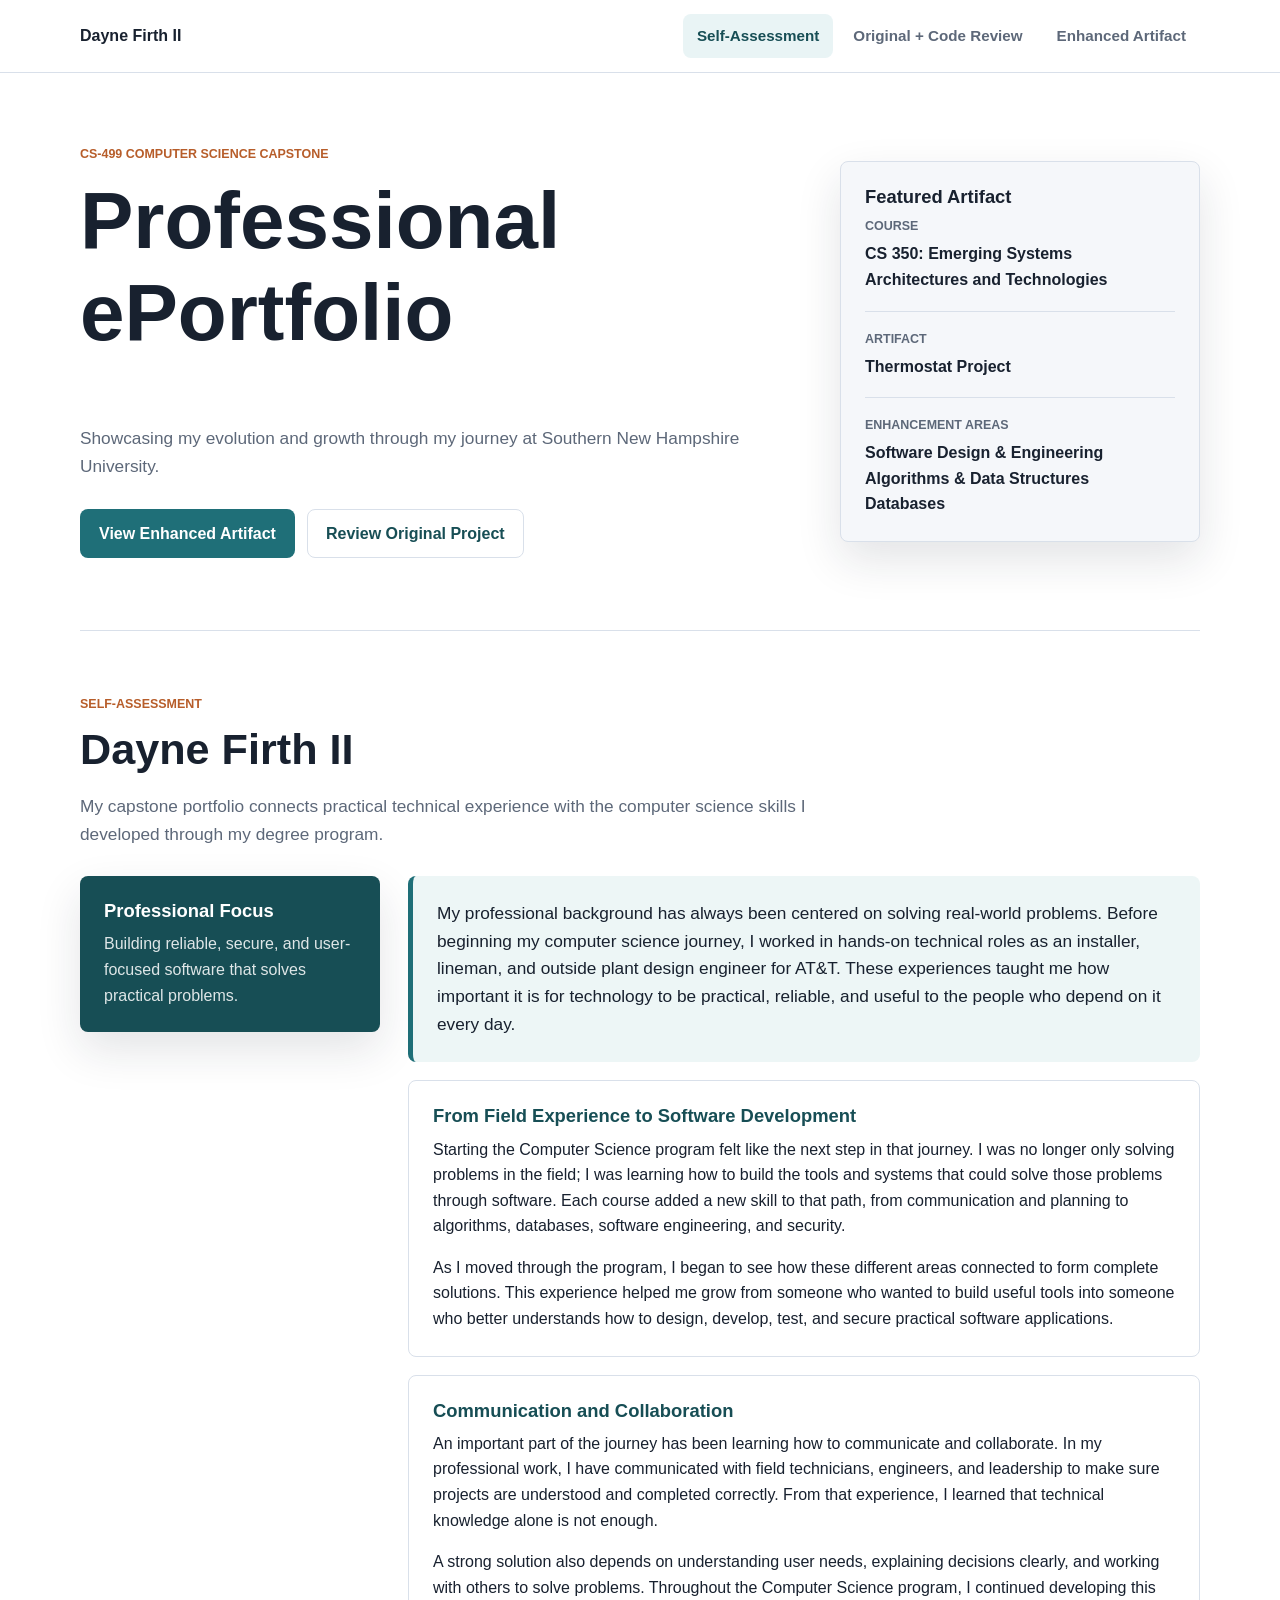
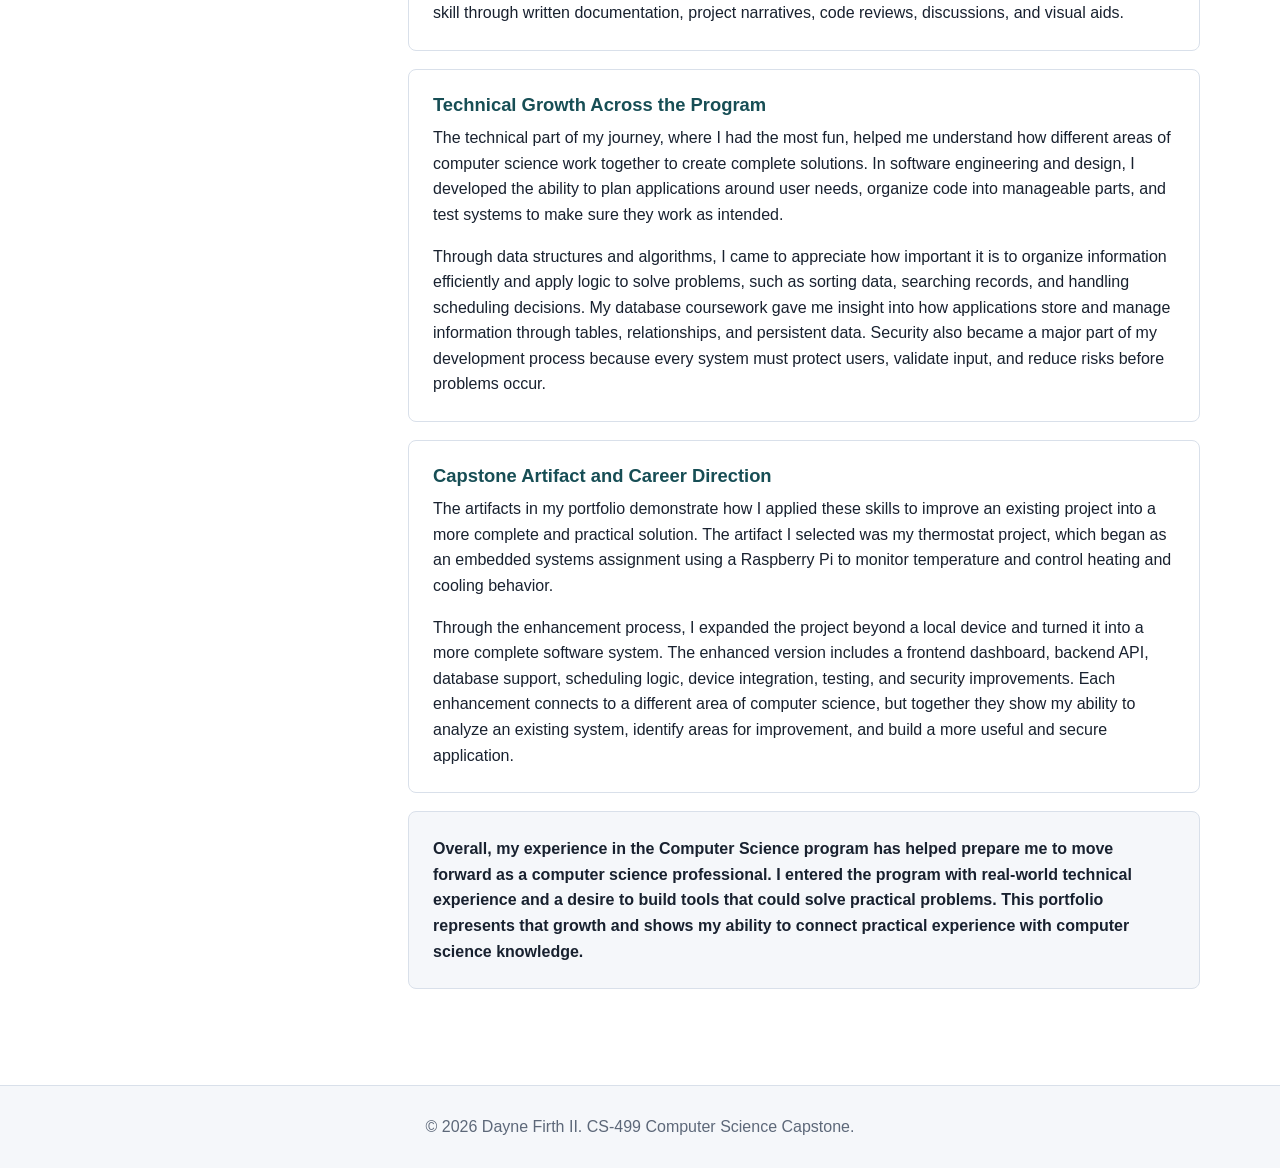
<file: index.html>
<!DOCTYPE html>
<html lang="en">
<head>
  <meta charset="UTF-8">
  <meta name="viewport" content="width=device-width, initial-scale=1.0">
  <title>Dayne Firth II | CS-499 ePortfolio</title>
  <link rel="stylesheet" href="assets/css/styles.css?v=20260620-3">
</head>
<body>
  <header class="site-header">
    <nav class="nav-wrap" aria-label="Main navigation">
      <a class="brand" href="index.html">Dayne Firth II</a>
      <button class="nav-toggle" type="button" aria-label="Toggle navigation" aria-expanded="false">
        <span></span>
        <span></span>
        <span></span>
      </button>
      <div class="nav-links">
        <a class="active" href="index.html">Self-Assessment</a>
        <a href="original.html">Original + Code Review</a>
        <a href="artifact.html">Enhanced Artifact</a>
      </div>
    </nav>
  </header>

  <main>
    <section class="hero">
      <div class="hero-content">
        <p class="eyebrow">CS-499 Computer Science Capstone</p>
        <h1>Professional ePortfolio</h1>
        <p class="hero-copy">
          Showcasing my evolution and growth through my journey at Southern New Hampshire University.
        </p>
        <div class="hero-actions">
          <a class="button primary" href="artifact.html">View Enhanced Artifact</a>
          <a class="button secondary" href="original.html">Review Original Project</a>
        </div>
      </div>
      <aside class="summary-panel hero-panel" aria-label="Capstone artifact summary">
        <h3>Featured Artifact</h3>
        <dl>
          <div>
            <dt>Course</dt>
            <dd>CS 350: Emerging Systems Architectures and Technologies</dd>
          </div>
          <div>
            <dt>Artifact</dt>
            <dd>Thermostat Project</dd>
          </div>
          <div>
            <dt>Enhancement Areas</dt>
            <dd>Software Design & Engineering<br>Algorithms & Data Structures <br>Databases</dd>
          </div>
        </dl>
      </aside>
    </section>

    <section class="section self-assessment-section" aria-labelledby="portfolio-overview">
      <div class="section-heading">
        <p class="eyebrow">Self-Assessment</p>
        <h2 id="portfolio-overview">Dayne Firth II</h2>
        <p>
          My capstone portfolio connects practical technical experience with the computer science skills I developed through my degree program.
        </p>
      </div>

      <div class="assessment-layout">
        <aside class="assessment-callout">
          <h3>Professional Focus</h3>
          <p>
            Building reliable, secure, and user-focused software that solves practical problems.
          </p>

        </aside>

        <div class="assessment-story">
          <p class="assessment-lead">
            My professional background has always been centered on solving real-world problems. Before beginning my computer science journey, I worked in hands-on technical roles as an installer, lineman, and outside plant design engineer for AT&amp;T. These experiences taught me how important it is for technology to be practical, reliable, and useful to the people who depend on it every day.
          </p>

          <article class="assessment-card">
            <h3>From Field Experience to Software Development</h3>
            <p>
              Starting the Computer Science program felt like the next step in that journey. I was no longer only solving problems in the field; I was learning how to build the tools and systems that could solve those problems through software. Each course added a new skill to that path, from communication and planning to algorithms, databases, software engineering, and security.
            </p>
            <p>
              As I moved through the program, I began to see how these different areas connected to form complete solutions. This experience helped me grow from someone who wanted to build useful tools into someone who better understands how to design, develop, test, and secure practical software applications.
            </p>
          </article>

          <article class="assessment-card">
            <h3>Communication and Collaboration</h3>
            <p>
              An important part of the journey has been learning how to communicate and collaborate. In my professional work, I have communicated with field technicians, engineers, and leadership to make sure projects are understood and completed correctly. From that experience, I learned that technical knowledge alone is not enough.
            </p>
            <p>
              A strong solution also depends on understanding user needs, explaining decisions clearly, and working with others to solve problems. Throughout the Computer Science program, I continued developing this skill through written documentation, project narratives, code reviews, discussions, and visual aids.
            </p>
          </article>

          <article class="assessment-card">
            <h3>Technical Growth Across the Program</h3>
            <p>
              The technical part of my journey, where I had the most fun, helped me understand how different areas of computer science work together to create complete solutions. In software engineering and design, I developed the ability to plan applications around user needs, organize code into manageable parts, and test systems to make sure they work as intended.
            </p>
            <p>
              Through data structures and algorithms, I came to appreciate how important it is to organize information efficiently and apply logic to solve problems, such as sorting data, searching records, and handling scheduling decisions. My database coursework gave me insight into how applications store and manage information through tables, relationships, and persistent data. Security also became a major part of my development process because every system must protect users, validate input, and reduce risks before problems occur.
            </p>
          </article>
          <article class="assessment-card">
            <h3>Capstone Artifact and Career Direction</h3>
            <p>
              The artifacts in my portfolio demonstrate how I applied these skills to improve an existing project into a more complete and practical solution. The artifact I selected was my thermostat project, which began as an embedded systems assignment using a Raspberry Pi to monitor temperature and control heating and cooling behavior.
            </p>
            <p>
              Through the enhancement process, I expanded the project beyond a local device and turned it into a more complete software system. The enhanced version includes a frontend dashboard, backend API, database support, scheduling logic, device integration, testing, and security improvements. Each enhancement connects to a different area of computer science, but together they show my ability to analyze an existing system, identify areas for improvement, and build a more useful and secure application.
            </p>
          </article>
          <div class="assessment-close">
            <p>
              Overall, my experience in the Computer Science program has helped prepare me to move forward as a computer science professional. I entered the program with real-world technical experience and a desire to build tools that could solve practical problems. This portfolio represents that growth and shows my ability to connect practical experience with computer science knowledge.
            </p>
          </div>
        </div>
      </div>
    </section>
  </main>

  <footer class="site-footer">
    <p>&copy; 2026 Dayne Firth II. CS-499 Computer Science Capstone.</p>
  </footer>

  <script>
    const toggle = document.querySelector('.nav-toggle');
    const links = document.querySelector('.nav-links');

    toggle.addEventListener('click', () => {
      const expanded = toggle.getAttribute('aria-expanded') === 'true';
      toggle.setAttribute('aria-expanded', String(!expanded));
      links.classList.toggle('open');
    });
  </script>
</body>
</html>
</file>
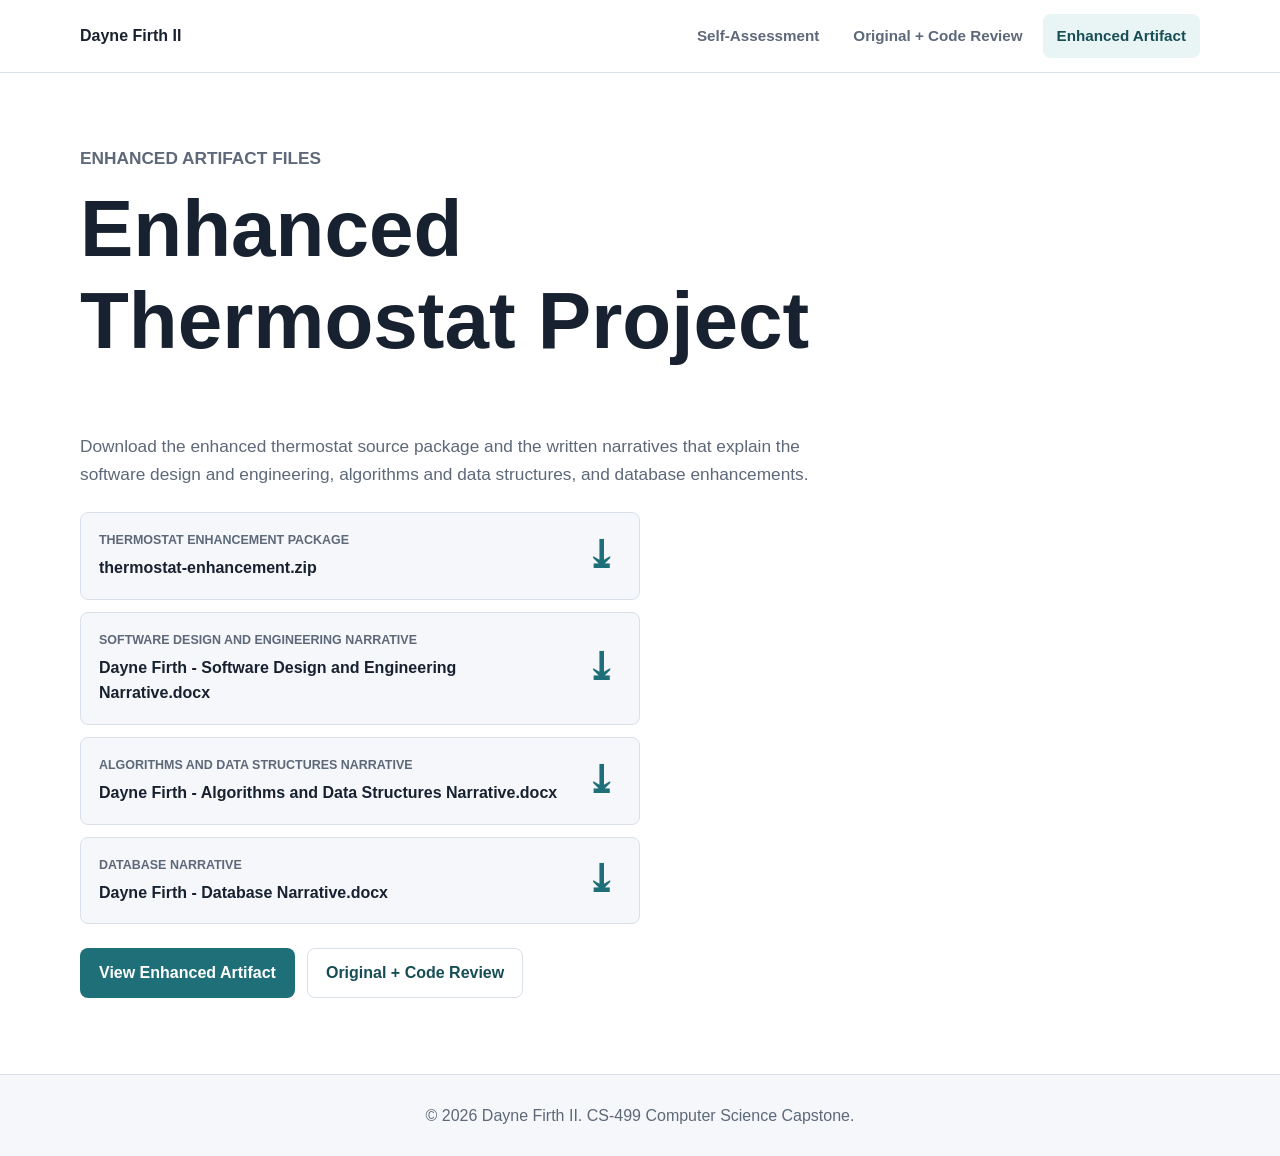
<file: artifacts/enhanced/index.html>
<!DOCTYPE html>
<html lang="en">
<head>
  <meta charset="UTF-8">
  <meta name="viewport" content="width=device-width, initial-scale=1.0">
  <title>Enhanced Thermostat Project Files</title>
  <link rel="stylesheet" href="../../assets/css/styles.css?v=20260620-3">
</head>
<body>
  <header class="site-header">
    <nav class="nav-wrap" aria-label="Main navigation">
      <a class="brand" href="../../index.html">Dayne Firth II</a>
      <button class="nav-toggle" type="button" aria-label="Toggle navigation" aria-expanded="false">
        <span></span>
        <span></span>
        <span></span>
      </button>
      <div class="nav-links">
        <a href="../../index.html">Self-Assessment</a>
        <a href="../../original.html">Original + Code Review</a>
        <a class="active" href="../../artifact.html">Enhanced Artifact</a>
      </div>
    </nav>
  </header>

  <main class="artifact-folder">
    <section class="page-hero">
      <p class="eyebrow">Enhanced Artifact Files</p>
      <h1>Enhanced Thermostat Project</h1>
      <p>
        Download the enhanced thermostat source package and the written narratives that explain the software design and engineering, algorithms and data structures, and database enhancements.
      </p>

      <div class="source-list" aria-label="Enhanced source files">
        <a href="thermostat-enhancement.zip" download>
          <span>Thermostat Enhancement Package</span>
          <strong>thermostat-enhancement.zip</strong>
          <span class="download-icon" aria-hidden="true">⤓</span>
        </a>
        <a href="Dayne Firth - Software Design and Engineering Narrative.docx" download>
          <span>Software Design and Engineering Narrative</span>
          <strong>Dayne Firth - Software Design and Engineering Narrative.docx</strong>
          <span class="download-icon" aria-hidden="true">⤓</span>
        </a>
        <a href="Dayne Firth - Algorithms and Data Structures Narrative.docx" download>
          <span>Algorithms and Data Structures Narrative</span>
          <strong>Dayne Firth - Algorithms and Data Structures Narrative.docx</strong>
          <span class="download-icon" aria-hidden="true">⤓</span>
        </a>
        <a href="Dayne Firth - Database Narrative.docx" download>
          <span>Database Narrative</span>
          <strong>Dayne Firth - Database Narrative.docx</strong>
          <span class="download-icon" aria-hidden="true">⤓</span>
        </a>
      </div>
      <div class="hero-actions compact">
        <a class="button primary" href="../../artifact.html">View Enhanced Artifact</a>
        <a class="button secondary" href="../../original.html">Original + Code Review</a>
      </div>
    </section>
  </main>

  <footer class="site-footer">
    <p>&copy; 2026 Dayne Firth II. CS-499 Computer Science Capstone.</p>
  </footer>

  <script>
    const toggle = document.querySelector('.nav-toggle');
    const links = document.querySelector('.nav-links');

    toggle.addEventListener('click', () => {
      const expanded = toggle.getAttribute('aria-expanded') === 'true';
      toggle.setAttribute('aria-expanded', String(!expanded));
      links.classList.toggle('open');
    });
  </script>
</body>
</html>
</file>
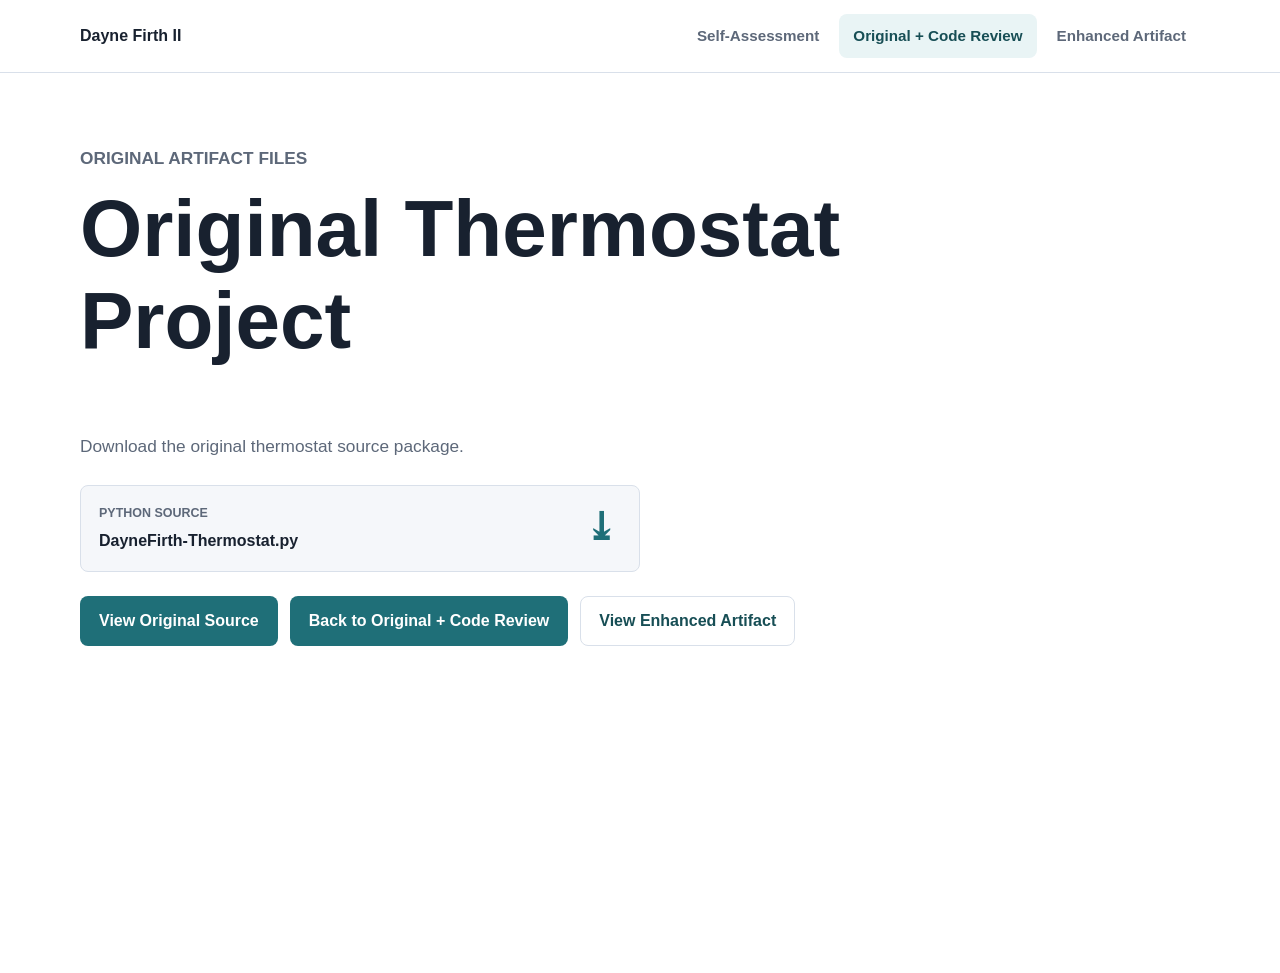
<file: artifacts/original/index.html>
<!DOCTYPE html>
<html lang="en">
<head>
  <meta charset="UTF-8">
  <meta name="viewport" content="width=device-width, initial-scale=1.0">
  <title>Original Thermostat Project Files</title>
  <link rel="stylesheet" href="../../assets/css/styles.css?v=20260620-3">
</head>
<body>
  <header class="site-header">
    <nav class="nav-wrap" aria-label="Main navigation">
      <a class="brand" href="../../index.html">Dayne Firth II</a>
      <button class="nav-toggle" type="button" aria-label="Toggle navigation" aria-expanded="false">
        <span></span>
        <span></span>
        <span></span>
      </button>
      <div class="nav-links">
        <a href="../../index.html">Self-Assessment</a>
        <a class="active" href="../../original.html">Original + Code Review</a>
        <a href="../../artifact.html">Enhanced Artifact</a>
      </div>
    </nav>
  </header>
  <main class="artifact-folder">
    <section class="page-hero">
      <p class="eyebrow">Original Artifact Files</p>
      <h1>Original Thermostat Project</h1>
      <p>
        Download the original thermostat source package.
      </p>
      <div class="source-list" aria-label="Original source files">
        <a href="DayneFirth-Thermostat.py" download>
          <span>Python source</span>
          <strong>DayneFirth-Thermostat.py</strong>
          <span class="download-icon" aria-hidden="true">⤓</span>
        </a>
      </div>
      <div class="hero-actions compact">
        <a class="button primary" href="DayneFirth-Thermostat.py" target="_blank" rel="noopener noreferrer">View Original Source</a>
        <a class="button primary" href="../../original.html">Back to Original + Code Review</a>
        <a class="button secondary" href="../../artifact.html">View Enhanced Artifact</a>
      </div>
    </section>
  </main>
</body>
</html>
</file>
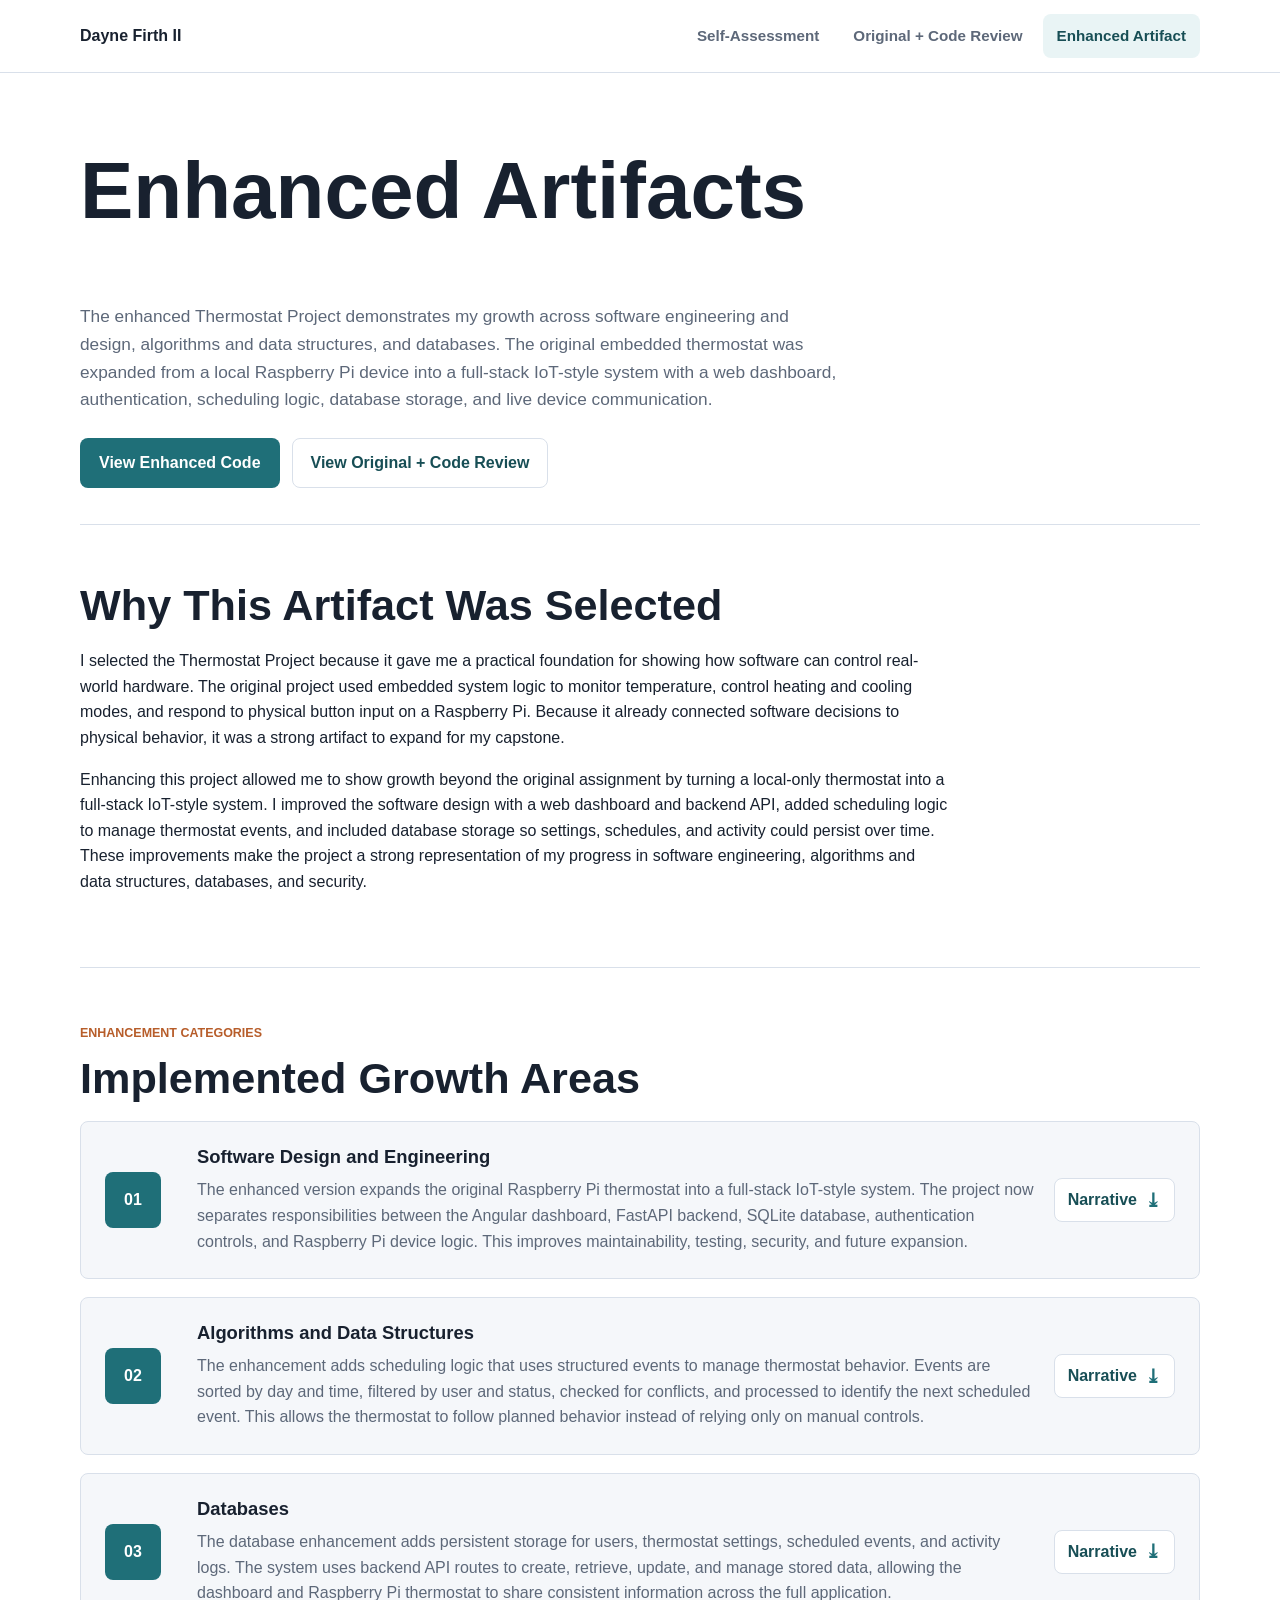
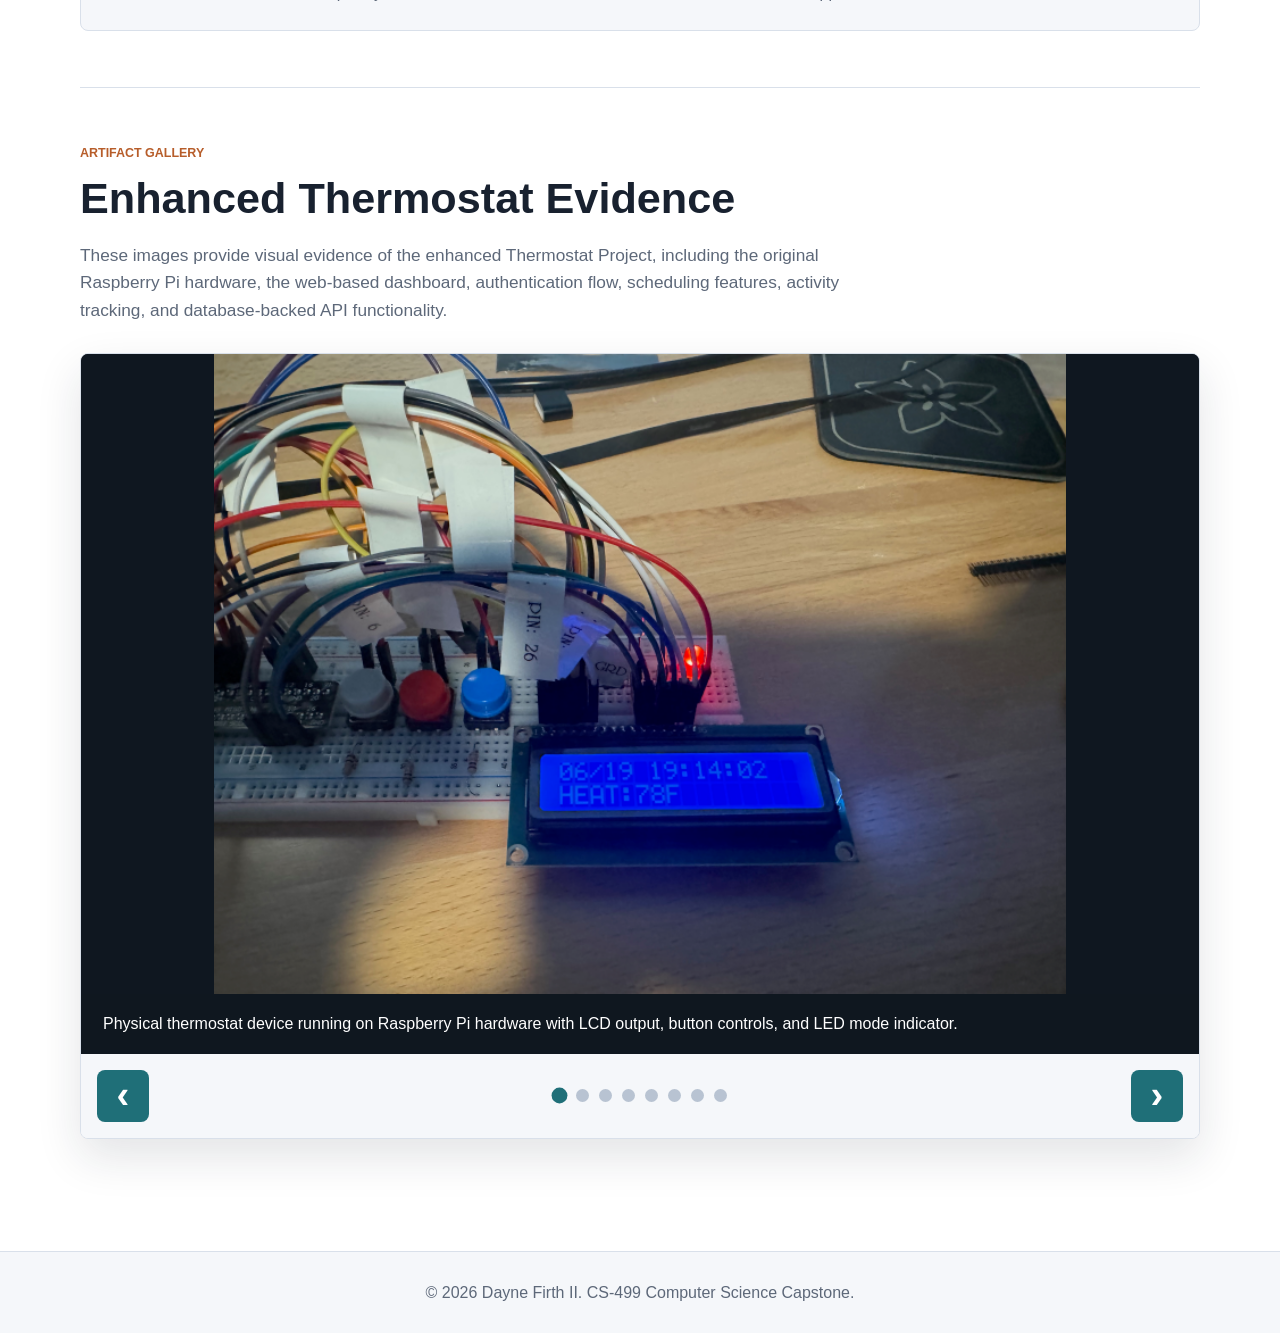
<file: artifact.html>
<!DOCTYPE html>
<html lang="en">
<head>
  <meta charset="UTF-8">
  <meta name="viewport" content="width=device-width, initial-scale=1.0">
  <title>Enhanced Thermostat Project | Dayne Firth II</title>
  <link rel="stylesheet" href="assets/css/styles.css?v=20260620-3">
</head>
<body>
  <header class="site-header">
    <nav class="nav-wrap" aria-label="Main navigation">
      <a class="brand" href="index.html">Dayne Firth II</a>
      <button class="nav-toggle" type="button" aria-label="Toggle navigation" aria-expanded="false">
        <span></span>
        <span></span>
        <span></span>
      </button>
      <div class="nav-links">
        <a href="index.html">Self-Assessment</a>
        <a href="original.html">Original + Code Review</a>
        <a class="active" href="artifact.html">Enhanced Artifact</a>
      </div>
    </nav>
  </header>

  <main>
    <section class="page-hero">
      <h1>Enhanced Artifacts</h1>
      <p>
       The enhanced Thermostat Project demonstrates my growth across software engineering and design, algorithms and data structures, and databases. The original embedded thermostat was expanded from a local Raspberry Pi device into a full-stack IoT-style system with a web dashboard, authentication, scheduling logic, database storage, and live device communication.
      </p>
      <div class="hero-actions compact">
        <a class="button primary" href="artifacts/enhanced/">View Enhanced Code</a>
        <a class="button secondary" href="original.html">View Original + Code Review</a>
      </div>
    </section>

    <section class="section" aria-labelledby="artifact-narrative">
      <h2 id="artifact-narrative">Why This Artifact Was Selected</h2>
      <div class="content-block">
        <p>
          I selected the Thermostat Project because it gave me a practical foundation for showing how software can control real-world hardware. The original project used embedded system logic to monitor temperature, control heating and cooling modes, and respond to physical button input on a Raspberry Pi. Because it already connected software decisions to physical behavior, it was a strong artifact to expand for my capstone.
        </p>
        <p>
          Enhancing this project allowed me to show growth beyond the original assignment by turning a local-only thermostat into a full-stack IoT-style system. I improved the software design with a web dashboard and backend API, added scheduling logic to manage thermostat events, and included database storage so settings, schedules, and activity could persist over time. These improvements make the project a strong representation of my progress in software engineering, algorithms and data structures, databases, and security.
        </p>
      </div>
    </section>

    <section class="section cards-section" aria-labelledby="enhancements">
      <p class="eyebrow">Enhancement Categories</p>
      <h2 id="enhancements">Implemented Growth Areas</h2>
      <div class="feature-list">
        <article class="feature-item">
          <span class="feature-number">01</span>
          <div class="feature-copy">
            <h3>Software Design and Engineering</h3>
            <p>
              The enhanced version expands the original Raspberry Pi thermostat into a full-stack IoT-style system. The project now separates responsibilities between the Angular dashboard, FastAPI backend, SQLite database, authentication controls, and Raspberry Pi device logic. This improves maintainability, testing, security, and future expansion.
            </p>
          </div>
          <a class="narrative-link" href="artifacts/enhanced/Dayne Firth - Software Design and Engineering Narrative.docx" download>
            <strong>Narrative</strong>
            <span class="download-icon" aria-hidden="true">⤓</span>
          </a>
        </article>
        <article class="feature-item">
          <span class="feature-number">02</span>
          <div class="feature-copy">
            <h3>Algorithms and Data Structures</h3>
            <p>
              The enhancement adds scheduling logic that uses structured events to manage thermostat behavior. Events are sorted by day and time, filtered by user and status, checked for conflicts, and processed to identify the next scheduled event. This allows the thermostat to follow planned behavior instead of relying only on manual controls.
            </p>
          </div>
          <a class="narrative-link" href="artifacts/enhanced/Dayne Firth - Algorithms and Data Structures Narrative.docx" download>
            <strong>Narrative</strong>
            <span class="download-icon" aria-hidden="true">⤓</span>
          </a>
        </article>
        <article class="feature-item">
          <span class="feature-number">03</span>
          <div class="feature-copy">
            <h3>Databases</h3>
            <p>
              The database enhancement adds persistent storage for users, thermostat settings, scheduled events, and activity logs. The system uses backend API routes to create, retrieve, update, and manage stored data, allowing the dashboard and Raspberry Pi thermostat to share consistent information across the full application.
            </p>
          </div>
          <a class="narrative-link" href="artifacts/enhanced/Dayne Firth - Database Narrative.docx" download>
            <strong>Narrative</strong>
            <span class="download-icon" aria-hidden="true">⤓</span>
          </a>
        </article>
      </div>
    </section>

    <section class="section gallery-section" aria-labelledby="artifact-gallery">
      <div class="section-heading">
        <p class="eyebrow">Artifact Gallery</p>
        <h2 id="artifact-gallery">Enhanced Thermostat Evidence</h2>
        <p>
          These images provide visual evidence of the enhanced Thermostat Project, including the original Raspberry Pi hardware, the web-based dashboard, authentication flow, scheduling features, activity tracking, and database-backed API functionality.
        </p>
      </div>

      <div class="slideshow" aria-label="Enhanced thermostat image slideshow">
        <div class="slide-frame">
          <figure class="slide active">
            <img src="assets/css/imgs/IMG1.png" alt="Physical thermostat device running on Raspberry Pi hardware">
            <figcaption>Physical thermostat device running on Raspberry Pi hardware with LCD output, button controls, and LED mode indicator.</figcaption>
          </figure>
          <figure class="slide">
            <img src="assets/css/imgs/IMG2.png" alt="Dashboard before authentication with controls disabled" loading="lazy">
            <figcaption>Dashboard before authentication. Thermostat controls and scheduling actions are disabled until the user logs in.</figcaption>
          </figure>
          <figure class="slide">
            <img src="assets/css/imgs/IMG3.png" alt="Login validation error for incorrect credentials" loading="lazy">
            <figcaption>Login validation rejects incorrect credentials and displays an error without giving detailed account information.</figcaption>
          </figure>
          <figure class="slide">
            <img src="assets/css/imgs/IMG4.png" alt="Dashboard after successful authentication with controls enabled" loading="lazy">
            <figcaption>After successful authentication, the dashboard enables thermostat controls and event management features.</figcaption>
          </figure>
          <figure class="slide">
            <img src="assets/css/imgs/IMG5.png" alt="Dashboard showing live thermostat connection status" loading="lazy">
            <figcaption>Dashboard showing live thermostat connection status and current system state.</figcaption>
          </figure>
          <figure class="slide">
            <img src="assets/css/imgs/IMG6.png" alt="Schedule event form for creating weekly thermostat events" loading="lazy">
            <figcaption>Schedule event form used to create weekly thermostat events with day, time, mode, target temperature, and active status.</figcaption>
          </figure>
          <figure class="slide">
            <img src="assets/css/imgs/IMG7.png" alt="Sorted scheduled events and recent activity log" loading="lazy">
            <figcaption>Scheduled events are sorted by day and time, can be activated or deactivated, and actions are logged in recent activity.</figcaption>
          </figure>
          <figure class="slide">
            <img src="assets/css/imgs/IMG8.png" alt="FastAPI schedules endpoint returning database records" loading="lazy">
            <figcaption>FastAPI GET /schedules/ endpoint returning stored schedule records from the database. This demonstrates persistent database storage and retrieval for thermostat events.</figcaption>
          </figure>
        </div>

        <div class="slideshow-controls" aria-label="Slideshow controls">
          <button class="slide-button" type="button" data-slide-action="previous" aria-label="Show previous image">‹</button>
          <div class="slide-dots" aria-label="Choose image">
            <button class="active" type="button" data-slide-index="0" aria-label="Show image 1"></button>
            <button type="button" data-slide-index="1" aria-label="Show image 2"></button>
            <button type="button" data-slide-index="2" aria-label="Show image 3"></button>
            <button type="button" data-slide-index="3" aria-label="Show image 4"></button>
            <button type="button" data-slide-index="4" aria-label="Show image 5"></button>
            <button type="button" data-slide-index="5" aria-label="Show image 6"></button>
            <button type="button" data-slide-index="6" aria-label="Show image 7"></button>
            <button type="button" data-slide-index="7" aria-label="Show image 8"></button>
          </div>
          <button class="slide-button" type="button" data-slide-action="next" aria-label="Show next image">›</button>
        </div>
      </div>
    </section>
  </main>

  <footer class="site-footer">
    <p>&copy; 2026 Dayne Firth II. CS-499 Computer Science Capstone.</p>
  </footer>

  <script>
    document.addEventListener('DOMContentLoaded', () => {
      const toggle = document.querySelector('.nav-toggle');
      const links = document.querySelector('.nav-links');

      if (toggle && links) {
        toggle.addEventListener('click', () => {
          const expanded = toggle.getAttribute('aria-expanded') === 'true';
          toggle.setAttribute('aria-expanded', String(!expanded));
          links.classList.toggle('open');
        });
      }

      const slideshow = document.querySelector('.slideshow');
      if (!slideshow) {
        return;
      }

      const slides = Array.from(slideshow.querySelectorAll('.slide'));
      const dots = Array.from(slideshow.querySelectorAll('[data-slide-index]'));
      const previous = slideshow.querySelector('[data-slide-action="previous"]');
      const next = slideshow.querySelector('[data-slide-action="next"]');
      let activeSlide = 0;

      if (!slides.length || !previous || !next) {
        return;
      }

      function showSlide(index) {
        activeSlide = (index + slides.length) % slides.length;

        slides.forEach((slide, slideIndex) => {
          slide.classList.toggle('active', slideIndex === activeSlide);
        });

        dots.forEach((dot, dotIndex) => {
          dot.classList.toggle('active', dotIndex === activeSlide);
          dot.setAttribute('aria-current', dotIndex === activeSlide ? 'true' : 'false');
        });
      }

      previous.addEventListener('click', () => showSlide(activeSlide - 1));
      next.addEventListener('click', () => showSlide(activeSlide + 1));

      dots.forEach((dot) => {
        dot.addEventListener('click', () => {
          showSlide(Number(dot.dataset.slideIndex));
        });
      });

      showSlide(0);
    });
  </script>
</body>
</html>
</file>
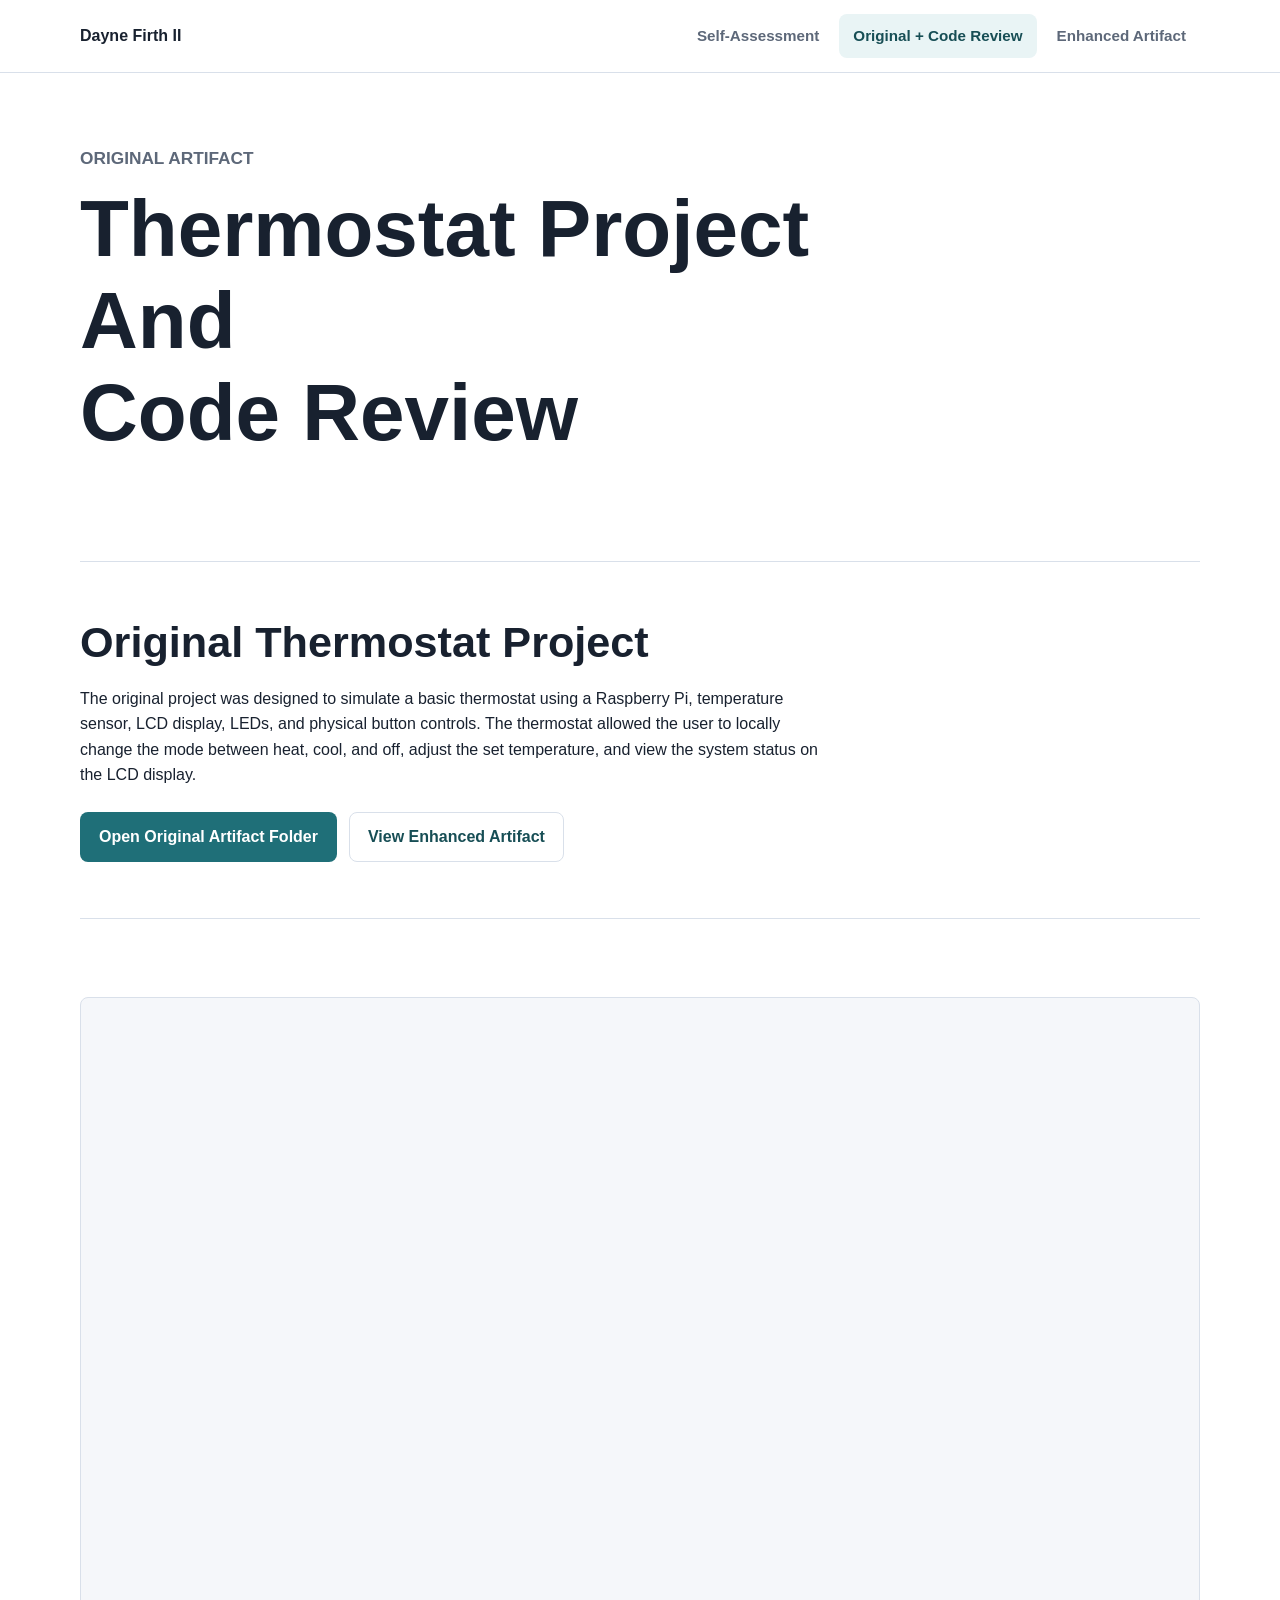
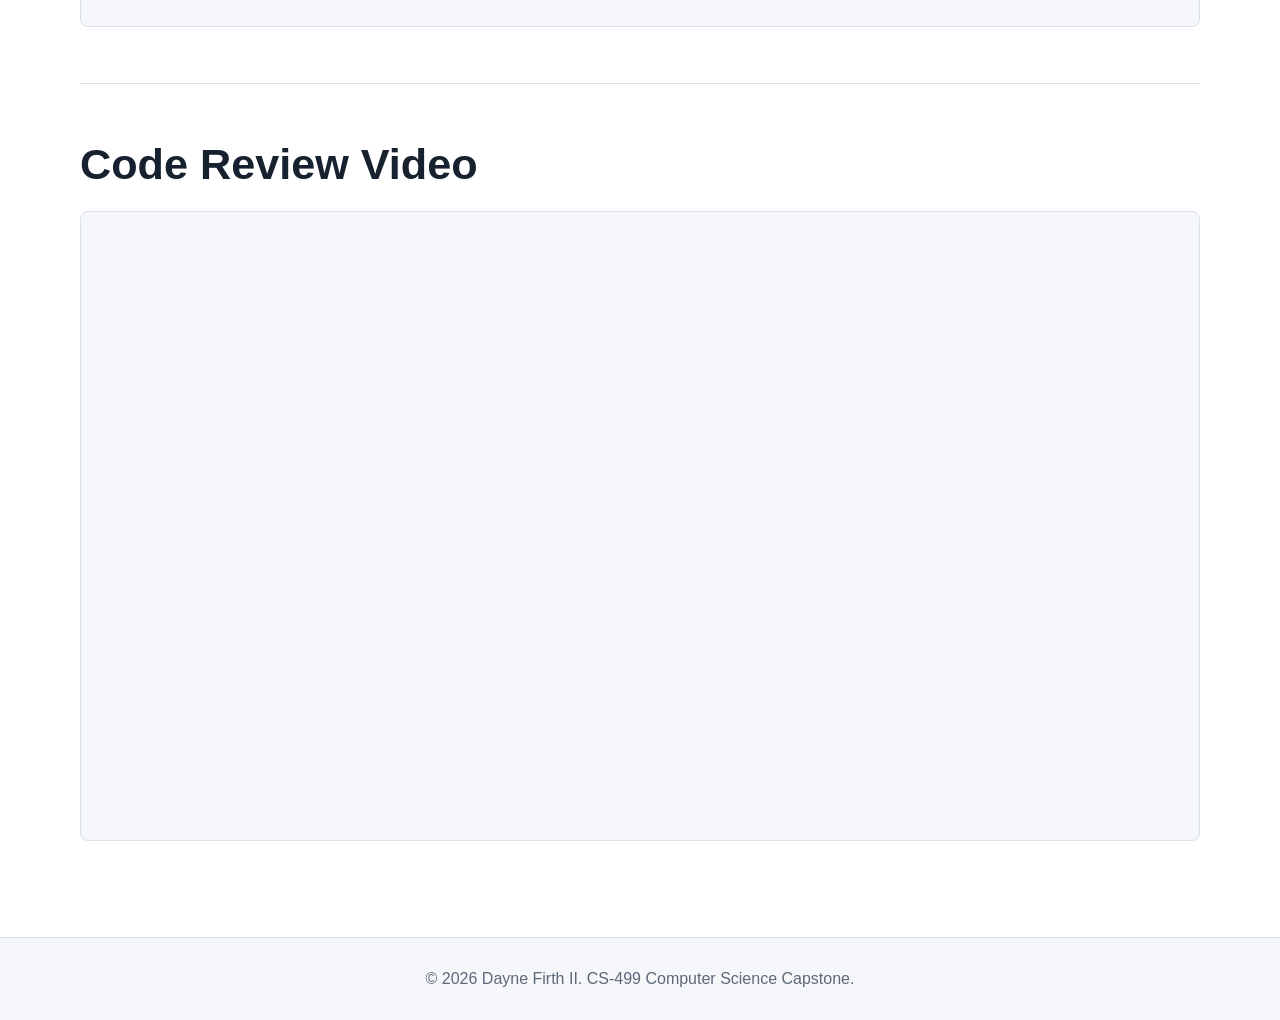
<file: original.html>
<!DOCTYPE html>
<html lang="en">
<head>
  <meta charset="UTF-8">
  <meta name="viewport" content="width=device-width, initial-scale=1.0">
  <title>Original Project + Code Review | Dayne Firth II</title>
  <link rel="stylesheet" href="assets/css/styles.css?v=20260620-3">
</head>
<body>
  <header class="site-header">
    <nav class="nav-wrap" aria-label="Main navigation">
      <a class="brand" href="index.html">Dayne Firth II</a>
      <button class="nav-toggle" type="button" aria-label="Toggle navigation" aria-expanded="false">
        <span></span>
        <span></span>
        <span></span>
      </button>
      <div class="nav-links">
        <a href="index.html">Self-Assessment</a>
        <a class="active" href="original.html">Original + Code Review</a>
        <a href="artifact.html">Enhanced Artifact</a>
      </div>
    </nav>
  </header>

  <main>
    <section class="page-hero">
      <p class="eyebrow">Original Artifact</p>
      <h1>Thermostat Project <br> And <br>Code Review</h1>
    </section>

    <section class="section two-column" aria-labelledby="original-overview">
      <div>
        <h2 id="original-overview">Original Thermostat Project</h2>
        <p>
          The original project was designed to simulate a basic thermostat using a Raspberry Pi, temperature sensor, LCD display, LEDs, and physical button controls. The thermostat allowed the user to locally change the mode between heat, cool, and off, adjust the set temperature, and view the system status on the LCD display.
        </p>
        <div class="hero-actions compact">
          <a class="button primary" href="artifacts/original/">Open Original Artifact Folder</a>
          <a class="button secondary" href="artifact.html">View Enhanced Artifact</a>
        </div>
      </div>
    </section>
    <section class="section" aria-labelledby="Original-Thermostat-Project">
        <div class="video-shell">
        <iframe
          title="Dayne Firth II CS-350 Thermostat Project"
          src="https://www.youtube.com/embed/GnhKMP89KXc"
          loading="lazy"
          allow="accelerometer; autoplay; clipboard-write; encrypted-media; gyroscope; picture-in-picture; web-share"
          allowfullscreen>
        </iframe>
      </div>
    </section>
    <section class="section" aria-labelledby="code-review">
      <h2 id="code-review">Code Review Video</h2>
      <div class="video-shell">
        <iframe
          title="Dayne Firth II CS-499 Code Review Video"
          src="https://www.youtube.com/embed/pMWsCGAcg1k?si=87OQdEBItqdlai2e"
          loading="lazy"
          allow="accelerometer; autoplay; clipboard-write; encrypted-media; gyroscope; picture-in-picture; web-share"
          allowfullscreen>
        </iframe>
      </div>
    </section>
  </main>

  <footer class="site-footer">
    <p>&copy; 2026 Dayne Firth II. CS-499 Computer Science Capstone.</p>
  </footer>

  <script>
    const toggle = document.querySelector('.nav-toggle');
    const links = document.querySelector('.nav-links');

    toggle.addEventListener('click', () => {
      const expanded = toggle.getAttribute('aria-expanded') === 'true';
      toggle.setAttribute('aria-expanded', String(!expanded));
      links.classList.toggle('open');
    });
  </script>
</body>
</html>
</file>
<file: assets/css/styles.css>
:root {
  --ink: #18212f;
  --muted: #5d6879;
  --surface: #ffffff;
  --surface-alt: #f5f7fa;
  --line: #d9e0ea;
  --primary: #1f6f78;
  --primary-dark: #174e55;
  --accent: #b75d2a;
  --shadow: 0 18px 45px rgba(24, 33, 47, 0.12);
  --radius: 8px;
  --max-width: 1120px;
}

* {
  box-sizing: border-box;
}

html {
  scroll-behavior: smooth;
}

body {
  margin: 0;
  color: var(--ink);
  background: var(--surface);
  font-family: Arial, Helvetica, sans-serif;
  line-height: 1.6;
}

a {
  color: inherit;
}

h1,
h2,
h3,
p {
  margin-top: 0;
}

h1,
h2,
h3 {
  line-height: 1.15;
}

h1 {
  max-width: 820px;
  font-size: clamp(2.4rem, 7vw, 5rem);
}

h2 {
  margin-bottom: 18px;
  font-size: clamp(1.8rem, 4vw, 2.7rem);
}

h3 {
  margin-bottom: 10px;
  font-size: 1.15rem;
}

p {
  margin-bottom: 16px;
}

.eyebrow {
  margin-bottom: 10px;
  color: var(--accent);
  font-size: 0.78rem;
  font-weight: 800;
  letter-spacing: 0;
  text-transform: uppercase;
}

.site-header {
  position: sticky;
  top: 0;
  z-index: 10;
  background: rgba(255, 255, 255, 0.96);
  border-bottom: 1px solid var(--line);
  backdrop-filter: blur(12px);
}

.nav-wrap {
  display: flex;
  align-items: center;
  justify-content: space-between;
  width: min(100% - 32px, var(--max-width));
  min-height: 72px;
  margin: 0 auto;
}

.brand {
  color: var(--ink);
  font-weight: 800;
  text-decoration: none;
}

.nav-links {
  display: flex;
  align-items: center;
  gap: 6px;
}

.nav-links a {
  padding: 10px 14px;
  color: var(--muted);
  font-size: 0.95rem;
  font-weight: 700;
  text-decoration: none;
  border-radius: var(--radius);
}

.nav-links a:hover,
.nav-links a.active {
  color: var(--primary-dark);
  background: #e9f4f5;
}

.nav-toggle {
  display: none;
  width: 44px;
  height: 44px;
  padding: 10px;
  background: transparent;
  border: 1px solid var(--line);
  border-radius: var(--radius);
}

.nav-toggle span {
  display: block;
  height: 2px;
  margin: 5px 0;
  background: var(--ink);
}

.hero,
.page-hero,
.section {
  width: min(100% - 32px, var(--max-width));
  margin: 0 auto;
}

.hero {
  display: grid;
  grid-template-columns: minmax(0, 1fr) 360px;
  gap: 48px;
  align-items: center;
  min-height: 520px;
  padding: 72px 0;
}

.page-hero {
  padding: 72px 0 36px;
}

.section {
  padding: 56px 0;
  border-top: 1px solid var(--line);
}

.hero-content,
.section-heading,
.hero-copy,
.page-hero p,
.section-lead {
  max-width: 760px;
}

.hero-copy,
.page-hero p,
.section-lead,
.section-heading p:last-child {
  color: var(--muted);
  font-size: 1.08rem;
}

.hero-panel {
  align-self: center;
}

.hero-actions,
.button-row {
  display: flex;
  flex-wrap: wrap;
  gap: 12px;
  margin-top: 28px;
}

.hero-actions.compact {
  margin-top: 24px;
}

.button {
  display: inline-flex;
  align-items: center;
  justify-content: center;
  min-height: 44px;
  padding: 11px 18px;
  font-weight: 800;
  text-decoration: none;
  border: 1px solid transparent;
  border-radius: var(--radius);
}

.button.primary {
  color: #ffffff;
  background: var(--primary);
}

.button.primary:hover {
  background: var(--primary-dark);
}

.button.secondary {
  color: var(--primary-dark);
  background: #ffffff;
  border-color: var(--line);
}

.button.secondary:hover {
  border-color: var(--primary);
}

.two-column {
  display: grid;
  grid-template-columns: minmax(0, 1fr) 340px;
  gap: 36px;
  align-items: start;
}

.content-block {
  max-width: 870px;
}

.section-heading {
  margin-bottom: 28px;
}

.self-assessment-section {
  padding-top: 64px;
}

.assessment-layout {
  display: grid;
  grid-template-columns: 300px minmax(0, 1fr);
  gap: 28px;
  align-items: start;
}

.assessment-callout {
  position: sticky;
  top: 96px;
  padding: 24px;
  color: #ffffff;
  background: var(--primary-dark);
  border-radius: var(--radius);
  box-shadow: var(--shadow);
}

.assessment-callout p {
  margin-bottom: 0;
  color: rgba(255, 255, 255, 0.86);
}

.callout-divider {
  height: 1px;
  margin: 20px 0;
  background: rgba(255, 255, 255, 0.22);
}

.assessment-story {
  display: grid;
  gap: 18px;
}

.assessment-lead {
  margin-bottom: 0;
  padding: 24px;
  color: var(--ink);
  background: #edf6f6;
  border-left: 5px solid var(--primary);
  border-radius: var(--radius);
  font-size: 1.08rem;
}

.assessment-card,
.assessment-close,
.summary-panel,
.feature-item,
.source-list a {
  border: 1px solid var(--line);
  border-radius: var(--radius);
}

.assessment-card {
  padding: 24px;
  background: var(--surface);
}

.assessment-card h3 {
  color: var(--primary-dark);
}

.assessment-card p:last-child,
.assessment-close p {
  margin-bottom: 0;
}

.assessment-close {
  padding: 24px;
  background: var(--surface-alt);
}

.assessment-close p {
  font-weight: 700;
}

.summary-panel {
  padding: 24px;
  background: var(--surface-alt);
  box-shadow: var(--shadow);
}

.summary-panel dl,
.summary-panel dd {
  margin: 0;
}

.summary-panel div + div {
  margin-top: 18px;
  padding-top: 18px;
  border-top: 1px solid var(--line);
}

.summary-panel dt {
  color: var(--muted);
  font-size: 0.78rem;
  font-weight: 800;
  text-transform: uppercase;
}

.summary-panel dd {
  margin-top: 4px;
  font-weight: 700;
}

.video-shell {
  position: relative;
  overflow: hidden;
  width: 100%;
  margin-top: 22px;
  background: var(--surface-alt);
  border: 1px solid var(--line);
  border-radius: var(--radius);
  aspect-ratio: 16 / 9;
}

.video-shell iframe {
  position: absolute;
  inset: 0;
  width: 100%;
  height: 100%;
  border: 0;
}

.feature-list {
  display: grid;
  gap: 18px;
}

.feature-item {
  display: grid;
  grid-template-columns: 72px minmax(0, 1fr) auto;
  gap: 20px;
  align-items: center;
  padding: 24px;
  background: var(--surface-alt);
}

.feature-copy p {
  color: var(--muted);
}

.feature-copy p:last-child {
  margin-bottom: 0;
}

.feature-number {
  display: inline-flex;
  align-items: center;
  justify-content: center;
  width: 56px;
  height: 56px;
  color: #ffffff;
  background: var(--primary);
  border-radius: var(--radius);
  font-weight: 800;
}

.narrative-link {
  display: inline-flex;
  grid-column: 3;
  grid-row: 1;
  align-self: center;
  justify-self: end;
  align-items: center;
  justify-content: center;
  gap: 8px;
  min-height: 40px;
  padding: 8px 13px;
  color: var(--primary-dark);
  font-weight: 800;
  text-decoration: none;
  white-space: nowrap;
  background: #ffffff;
  border: 1px solid var(--line);
  border-radius: var(--radius);
}

.narrative-link:hover {
  border-color: var(--primary);
}

.narrative-link .download-icon {
  color: var(--primary);
  font-size: 1.2rem;
  line-height: 1;
}

.gallery-section {
  padding-bottom: 72px;
}

.slideshow {
  overflow: hidden;
  background: var(--surface);
  border: 1px solid var(--line);
  border-radius: var(--radius);
  box-shadow: var(--shadow);
}

.slide-frame {
  background: #0f1720;
}

.slide {
  display: none;
  margin: 0;
}

.slide.active {
  display: block;
}

.slide img {
  display: block;
  width: 100%;
  max-height: 640px;
  object-fit: contain;
  background: #0f1720;
}

.slide figcaption {
  padding: 18px 22px;
  color: #ffffff;
  background: rgba(15, 23, 32, 0.96);
  font-size: 1rem;
  line-height: 1.5;
}

.slideshow-controls {
  display: grid;
  grid-template-columns: 52px 1fr 52px;
  gap: 14px;
  align-items: center;
  padding: 16px;
  background: var(--surface-alt);
}

.slide-button {
  display: inline-flex;
  align-items: center;
  justify-content: center;
  width: 52px;
  height: 52px;
  color: #ffffff;
  background: var(--primary);
  border: 0;
  border-radius: var(--radius);
  font-size: 2.4rem;
  font-weight: 800;
  line-height: 1;
  cursor: pointer;
}

.slide-button:hover {
  background: var(--primary-dark);
}

.slide-dots {
  display: flex;
  flex-wrap: wrap;
  justify-content: center;
  gap: 10px;
}

.slide-dots button {
  width: 13px;
  height: 13px;
  padding: 0;
  background: #b8c3d2;
  border: 0;
  border-radius: 50%;
  cursor: pointer;
}

.slide-dots button.active,
.slide-dots button:hover {
  background: var(--primary);
  transform: scale(1.22);
}

.source-list {
  display: grid;
  gap: 12px;
  max-width: 560px;
  margin-top: 24px;
}

.source-list a {
  position: relative;
  display: block;
  padding: 18px 72px 18px 18px;
  color: var(--ink);
  text-decoration: none;
  background: var(--surface-alt);
}

.source-list a:hover {
  border-color: var(--primary);
}

.source-list span {
  display: block;
  color: var(--muted);
  font-size: 0.78rem;
  font-weight: 800;
  text-transform: uppercase;
}

.source-list strong {
  display: block;
  margin-top: 4px;
}

.source-list .download-icon {
  position: absolute;
  top: 50%;
  right: 22px;
  color: var(--primary);
  font-size: 2.35rem;
  line-height: 1;
  text-transform: none;
  transform: translateY(-50%);
}

.site-footer {
  margin-top: 40px;
  padding: 28px 16px;
  color: var(--muted);
  text-align: center;
  background: var(--surface-alt);
  border-top: 1px solid var(--line);
}

.site-footer p {
  margin-bottom: 0;
}

.artifact-folder {
  min-height: 100vh;
}

@media (max-width: 820px) {
  .nav-wrap {
    position: relative;
  }

  .nav-toggle {
    display: block;
  }

  .nav-links {
    position: absolute;
    top: 64px;
    right: 0;
    left: 0;
    display: none;
    flex-direction: column;
    align-items: stretch;
    padding: 10px;
    background: #ffffff;
    border: 1px solid var(--line);
    border-radius: var(--radius);
    box-shadow: var(--shadow);
  }

  .nav-links.open {
    display: flex;
  }

  .hero,
  .two-column,
  .assessment-layout {
    grid-template-columns: 1fr;
  }

  .assessment-callout {
    position: static;
  }

  .hero {
    min-height: auto;
    padding: 56px 0;
  }

  .page-hero {
    padding-top: 48px;
  }

  .section {
    padding: 42px 0;
  }
}

@media (max-width: 700px) {
  .feature-item {
    grid-template-columns: 1fr;
    align-items: stretch;
  }

  .narrative-link {
    grid-column: auto;
    grid-row: auto;
    justify-self: stretch;
  }
}

@media (max-width: 540px) {
  .hero-actions,
  .button-row {
    flex-direction: column;
  }

  .button {
    width: 100%;
  }

  .slideshow-controls {
    grid-template-columns: 44px 1fr 44px;
    gap: 10px;
    padding: 12px;
  }

  .slide-button {
    width: 44px;
    height: 44px;
  }

  .slide figcaption {
    padding: 14px 16px;
    font-size: 0.94rem;
  }
}
</file>
